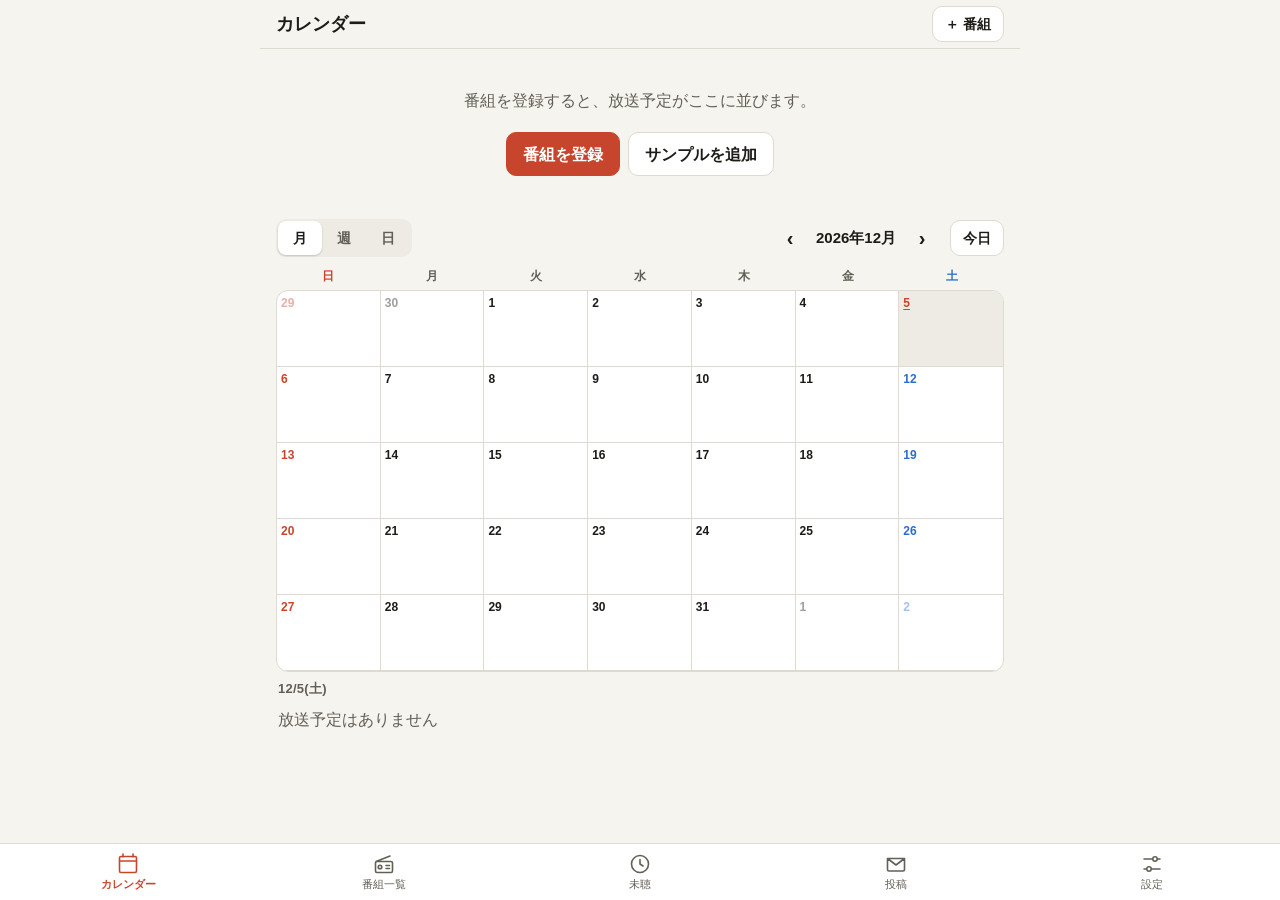
<file: index.html>
<!doctype html>
<html lang="ja">
<head>
  <meta charset="utf-8">
  <meta name="viewport" content="width=device-width, initial-scale=1, viewport-fit=cover">
  <meta http-equiv="Content-Security-Policy" content="default-src 'self'; connect-src 'self' https://script.google.com https://script.googleusercontent.com; img-src 'self' data: blob:; style-src 'self'; script-src 'self'; manifest-src 'self'; base-uri 'none'; form-action 'none'">
  <title>ラジオ番組カレンダー</title>
  <meta name="description" content="聴きたいラジオ番組の放送予定・投稿先・メモを一元管理する">
  <meta name="theme-color" content="#f6f4ef" media="(prefers-color-scheme: light)">
  <meta name="theme-color" content="#16150f" media="(prefers-color-scheme: dark)">
  <meta name="apple-mobile-web-app-capable" content="yes">
  <meta name="mobile-web-app-capable" content="yes">
  <meta name="apple-mobile-web-app-title" content="ラジオ番組">
  <meta name="apple-mobile-web-app-status-bar-style" content="default">
  <link rel="manifest" href="manifest.webmanifest">
  <link rel="icon" href="icons/icon-192.png">
  <link rel="apple-touch-icon" href="icons/apple-touch-icon.png">
  <link rel="stylesheet" href="css/app.css">
</head>
<body>
  <div id="view"></div>
  <nav id="tabs" class="tabs" aria-label="メイン"></nav>
  <div id="toast" class="toast" role="status" aria-live="polite"></div>
  <noscript>このアプリには JavaScript が必要です。</noscript>
  <script type="module" src="js/app.js"></script>
</body>
</html>
</file>
<file: css/app.css>
:root {
  color-scheme: light dark;
  --bg: #f6f4ef;
  --surface: #ffffff;
  --surface-2: #eeebe4;
  --ink: #1d1c18;
  --ink-2: #625f56;
  --line: #dedad0;
  --accent: #c8452d;
  --accent-ink: #ffffff;
  --danger: #b3261e;
  --deadline: #c77700;
  --catchup: #6d4bc4;
  --warn: #a35a00;
  --hour: 46px;
  --tabs-h: 56px;
}

@media (prefers-color-scheme: dark) {
  :root {
    --bg: #16150f;
    --surface: #211f18;
    --surface-2: #2d2b22;
    --ink: #f1eee5;
    --ink-2: #a9a598;
    --line: #38352b;
    --accent: #ef6b50;
    --accent-ink: #1b0d08;
    --danger: #ff8a80;
    --deadline: #f0a63c;
    --catchup: #a98cf0;
    --warn: #f0a63c;
  }
}

* { box-sizing: border-box; }

html {
  /* iOS の文字サイズ設定に追従する */
  font: -apple-system-body;
  font-family: -apple-system, BlinkMacSystemFont, "Hiragino Sans", "Yu Gothic UI", "Meiryo", sans-serif;
  -webkit-text-size-adjust: 100%;
}

body {
  margin: 0;
  background: var(--bg);
  color: var(--ink);
  line-height: 1.45;
  padding-bottom: calc(var(--tabs-h) + env(safe-area-inset-bottom) + 16px);
  -webkit-tap-highlight-color: transparent;
}

a { color: inherit; text-decoration: none; }
h1, h2, p { margin: 0; }
small { font-size: .8125rem; color: var(--ink-2); }
strong { font-weight: 600; }
.muted { color: var(--ink-2); }
.pad { padding: 4px 2px; }
.hidden { display: none; }
.spacer { flex: 1; }
.break { overflow-wrap: anywhere; }

:focus-visible { outline: 2px solid var(--accent); outline-offset: 2px; }
.bar-title:focus { outline: none; }

/* ヘッダー */
.page { max-width: 760px; margin: 0 auto; }

.bar {
  position: sticky;
  top: 0;
  z-index: 20;
  display: flex;
  align-items: center;
  gap: 8px;
  min-height: 48px;
  padding: calc(env(safe-area-inset-top) + 6px) 16px 6px;
  background: var(--bg);
  border-bottom: 1px solid var(--line);
}

.bar-back { font-size: 1.75rem; line-height: 1; padding: 0 10px 4px 0; min-width: 32px; }
.bar-title { flex: 1; min-width: 0; font-size: 1.125rem; font-weight: 700; white-space: nowrap; overflow: hidden; text-overflow: ellipsis; }
.bar-actions { display: flex; gap: 6px; }

.content { padding: 12px 16px; display: flex; flex-direction: column; gap: 14px; }

/* タブ */
.tabs {
  position: fixed;
  inset: auto 0 0;
  z-index: 30;
  display: grid;
  grid-template-columns: repeat(5, 1fr);
  padding-bottom: env(safe-area-inset-bottom);
  background: var(--surface);
  border-top: 1px solid var(--line);
}

.tab {
  display: flex;
  flex-direction: column;
  align-items: center;
  justify-content: center;
  gap: 1px;
  height: var(--tabs-h);
  font-size: .6875rem;
  color: var(--ink-2);
}

.tab svg { width: 24px; height: 24px; fill: none; stroke: currentColor; stroke-width: 1.6; stroke-linecap: round; stroke-linejoin: round; }
.tab.on { color: var(--accent); font-weight: 600; }

/* ボタン */
.btn {
  display: inline-flex;
  align-items: center;
  justify-content: center;
  min-height: 44px;
  padding: 8px 16px;
  border: 1px solid var(--line);
  border-radius: 10px;
  background: var(--surface);
  color: var(--ink);
  font: inherit;
  font-weight: 600;
  white-space: nowrap;
  cursor: pointer;
}

.btn:active { background: var(--surface-2); }
.btn:disabled { opacity: .55; }
.btn.small { min-height: 36px; padding: 5px 12px; font-size: .875rem; }
.btn.primary { background: var(--accent); border-color: var(--accent); color: var(--accent-ink); }
.btn.danger { color: var(--danger); border-color: currentColor; }
.btn.ghost { background: transparent; border-color: transparent; }
.btn.ghost.danger { border-color: transparent; }
.btn.icon { min-height: 40px; min-width: 40px; padding: 0; font-size: 1.25rem; }

.row-actions { display: flex; flex-wrap: wrap; gap: 8px; margin-top: 8px; }
.row-actions.center { justify-content: center; }

/* セクション・リスト */
.sec { display: flex; flex-direction: column; gap: 6px; }
.sec-title { font-size: .8125rem; font-weight: 700; color: var(--ink-2); letter-spacing: .02em; padding: 4px 2px 0; }

.list, .card {
  background: var(--surface);
  border: 1px solid var(--line);
  border-radius: 12px;
  overflow: hidden;
}

.row {
  display: flex;
  align-items: center;
  gap: 10px;
  min-height: 48px;
  padding: 9px 12px;
  width: 100%;
  text-align: left;
  color: inherit;
  font: inherit;
  background: none;
  border: 0;
  border-bottom: 1px solid var(--line);
}

.row:last-child, .card.row { border-bottom: 0; }
.row-main { flex: 1; min-width: 0; display: flex; flex-direction: column; overflow-wrap: anywhere; }
.row-main.plain { background: none; border: 0; padding: 0; font: inherit; color: inherit; text-align: left; cursor: pointer; }
.chev { color: var(--ink-2); font-size: 1.25rem; }
.memo-row { cursor: pointer; }
.memo-body { white-space: pre-wrap; display: -webkit-box; -webkit-line-clamp: 4; -webkit-box-orient: vertical; overflow: hidden; }

.empty { display: flex; flex-direction: column; gap: 12px; align-items: center; text-align: center; padding: 28px 16px; color: var(--ink-2); }
.notice { padding: 10px 12px; border-radius: 10px; background: var(--surface-2); font-size: .875rem; }
.group { display: flex; flex-direction: column; gap: 6px; margin-bottom: 8px; }
.group-title { display: flex; align-items: center; gap: 8px; font-weight: 600; padding: 4px 2px; }

.tag { flex: none; font-size: .6875rem; font-weight: 600; padding: 2px 7px; border-radius: 99px; background: var(--surface-2); color: var(--ink-2); }
.tag-cancelled { color: var(--danger); }
.tag-special { color: var(--accent); }
.tag-changed { color: var(--deadline); }
.is-cancelled { opacity: .55; }
.is-cancelled strong, .chip-ev.is-cancelled { text-decoration: line-through; }

.prog-icon {
  flex: none;
  display: inline-flex;
  align-items: center;
  justify-content: center;
  width: 40px;
  height: 40px;
  border-radius: 10px;
  font-weight: 700;
  object-fit: cover;
}

.prog-head {
  display: flex;
  align-items: center;
  gap: 12px;
  padding: 12px;
  background: var(--surface);
  border: 1px solid var(--line);
  border-left: 5px solid var(--c);
  border-radius: 12px;
}

.ev-bar { flex: none; align-self: stretch; width: 5px; min-height: 28px; border-radius: 3px; }

/* フィルタ・フォーム */
input, select, textarea {
  width: 100%;
  min-height: 44px;
  padding: 8px 10px;
  border: 1px solid var(--line);
  border-radius: 10px;
  background: var(--surface);
  color: var(--ink);
  font: inherit;
  font-size: max(1rem, 16px); /* iOS の自動ズームを防ぐ */
}

input[type="checkbox"], input[type="radio"] { width: auto; min-height: 0; }
textarea { resize: vertical; }

.filters { display: flex; flex-direction: column; gap: 8px; }
.filter-row { display: grid; grid-template-columns: repeat(3, 1fr); gap: 6px; }
.filter-row select { font-size: .875rem; padding: 6px; }

.form { display: flex; flex-direction: column; gap: 12px; }
.field { display: flex; flex-direction: column; gap: 4px; border: 0; padding: 0; margin: 0; min-width: 0; }
.field label, .field legend { font-size: .875rem; font-weight: 600; padding: 0; }
.field label { display: flex; flex-direction: column; gap: 4px; }
.field > label[for] { flex-direction: row; gap: 6px; align-items: center; }
.req { font-size: .6875rem; color: var(--accent); font-weight: 700; }
.help { font-size: .8125rem; color: var(--ink-2); }
.field-error { color: var(--danger); font-weight: 600; }
.field-error:empty { display: none; }
.two { display: grid; grid-template-columns: 1fr 1fr; gap: 10px; }

.check-row { display: grid; grid-template-columns: auto 1fr; align-items: center; gap: 4px 10px; min-height: 48px; padding: 8px 12px; cursor: pointer; }
.check-row input { width: 20px; height: 20px; accent-color: var(--accent); }
.check-row small { grid-column: 2; }
.list > .check-row + .check-row { border-top: 1px solid var(--line); }

.chips { display: flex; flex-wrap: wrap; gap: 6px; }
.chip { position: relative; cursor: pointer; }
.chip input { position: absolute; opacity: 0; inset: 0; width: 100%; height: 100%; margin: 0; cursor: pointer; }
.chip span { display: inline-flex; align-items: center; min-height: 38px; padding: 4px 12px; border: 1px solid var(--line); border-radius: 99px; background: var(--surface); font-size: .875rem; }
.chip.small span { min-width: 38px; justify-content: center; padding: 4px 8px; }
.chip input:checked + span { background: var(--accent); border-color: var(--accent); color: var(--accent-ink); font-weight: 600; }
.chip input:focus-visible + span { outline: 2px solid var(--accent); outline-offset: 2px; }

.swatches { display: flex; flex-wrap: wrap; gap: 8px; }
.swatch { position: relative; width: 38px; height: 38px; cursor: pointer; }
.swatch input { position: absolute; inset: 0; opacity: 0; width: 100%; height: 100%; margin: 0; cursor: pointer; }
.swatch span { display: block; width: 100%; height: 100%; border-radius: 50%; background: var(--c); }
.swatch input:checked + span { box-shadow: 0 0 0 2px var(--bg), 0 0 0 4px var(--ink); }
.swatch input:focus-visible + span { outline: 2px solid var(--accent); outline-offset: 5px; }

.icon-row { display: flex; align-items: center; gap: 10px; flex-wrap: wrap; }
.icon-row input { flex: 1; min-width: 160px; font-size: .875rem; }
.icon-preview { width: 48px; height: 48px; border-radius: 10px; background: var(--surface-2); display: flex; align-items: center; justify-content: center; overflow: hidden; font-size: .6875rem; }
.icon-preview img { width: 100%; height: 100%; object-fit: cover; }

.sched-list { display: flex; flex-direction: column; gap: 10px; }
.sched { display: flex; flex-direction: column; gap: 10px; margin: 0; padding: 10px; border: 1px solid var(--line); border-radius: 12px; background: var(--surface); }
.sched-head { display: flex; gap: 8px; align-items: center; }
.sched-head select { flex: 1; }

.save-bar {
  position: sticky;
  bottom: calc(var(--tabs-h) + env(safe-area-inset-bottom));
  display: flex;
  align-items: center;
  gap: 8px;
  padding: 10px 0;
  background: var(--bg);
  border-top: 1px solid var(--line);
}

/* セグメント */
.seg { display: inline-flex; padding: 2px; border-radius: 10px; background: var(--surface-2); }
.seg button { min-height: 34px; min-width: 44px; padding: 3px 12px; border: 0; border-radius: 8px; background: none; color: var(--ink-2); font: inherit; font-size: .875rem; font-weight: 600; cursor: pointer; }
.seg button.on { background: var(--surface); color: var(--ink); box-shadow: 0 1px 2px rgb(0 0 0 / .18); }
.seg.wide { display: flex; }
.seg.wide button { flex: 1; }

/* 今放送中・次の放送 */
.now-cards { display: flex; flex-direction: column; gap: 6px; }
.now-cards:empty { display: none; }
.now-card {
  display: flex;
  align-items: center;
  gap: 10px;
  padding: 9px 12px;
  background: var(--surface);
  border: 1px solid var(--line);
  border-left: 5px solid var(--c);
  border-radius: 12px;
}
.now-main { flex: 1; min-width: 0; display: grid; grid-template-columns: auto 1fr; gap: 0 8px; align-items: center; }
.now-main strong { overflow: hidden; white-space: nowrap; text-overflow: ellipsis; }
.now-main small { grid-column: 1 / -1; }
.onair-badge { display: inline-block; font-size: .6875rem; font-weight: 800; letter-spacing: .04em; padding: 1px 6px; border-radius: 4px; background: var(--accent); color: var(--accent-ink); }
.next-badge { font-size: .6875rem; font-weight: 700; color: var(--ink-2); }

/* カレンダー操作 */
#cal-box { display: flex; flex-direction: column; gap: 10px; }
.cal-ctl { display: flex; flex-wrap: wrap; align-items: center; justify-content: space-between; gap: 6px 10px; }
.cal-nav { display: flex; align-items: center; gap: 2px; }
.cal-nav .btn.icon { border-color: transparent; background: none; }
.cal-nav .btn.small { margin-left: 6px; }
.cal-title { min-width: 88px; text-align: center; font-weight: 700; font-size: .9375rem; }

/* 月表示 */
.m-head, .m-grid { display: grid; grid-template-columns: repeat(7, minmax(0, 1fr)); }
.m-head { font-size: .75rem; font-weight: 600; text-align: center; color: var(--ink-2); padding-bottom: 4px; }
.wd0 { --wd: #c8452d; }
.wd6 { --wd: #2d6fc8; }
.m-head .wd0, .m-head .wd6, .t-day.wd0 small, .t-day.wd6 small { color: var(--wd); }
.m-grid { background: var(--surface); border: 1px solid var(--line); border-radius: 12px; overflow: hidden; }
.m-cell {
  display: flex;
  flex-direction: column;
  gap: 2px;
  min-width: 0;
  min-height: 76px;
  padding: 3px 2px;
  background: none;
  color: inherit;
  font: inherit;
  text-align: left;
  border: 0;
  border-right: 1px solid var(--line);
  border-bottom: 1px solid var(--line);
  cursor: pointer;
  overflow: hidden;
}
.m-cell:nth-child(7n) { border-right: 0; }
.m-cell.other > * { opacity: .42; }
.m-cell.selected { background: var(--surface-2); }
.m-num { display: flex; align-items: center; gap: 2px; font-size: .75rem; font-weight: 600; padding: 0 2px; min-height: 20px; }
.m-cell.wd0 .m-num, .m-cell.wd6 .m-num { color: var(--wd); }
.m-cell.today .m-num { color: var(--accent); font-weight: 800; text-decoration: underline; text-underline-offset: 2px; }
.chip-ev { display: block; padding: 0 3px; border-radius: 3px; font-size: .625rem; line-height: 1.5; white-space: nowrap; overflow: hidden; }
.m-more { font-size: .625rem; color: var(--ink-2); padding-left: 3px; }

.agenda { display: flex; flex-direction: column; gap: 6px; margin-top: 4px; }

.mark { display: inline-block; flex: none; width: 8px; height: 8px; }
.mark-deadline { background: var(--deadline); clip-path: polygon(50% 0, 100% 100%, 0 100%); }
.mark-catchup { background: var(--catchup); border-radius: 50%; }
.mark-row .mark { width: 12px; height: 12px; }

/* タイムテーブル */
.timeline { display: flex; flex-direction: column; background: var(--surface); border: 1px solid var(--line); border-radius: 12px; }
.t-head { position: sticky; top: calc(env(safe-area-inset-top) + 60px); z-index: 10; display: grid; grid-template-columns: 38px repeat(7, minmax(0, 1fr)); background: var(--surface); border-bottom: 1px solid var(--line); border-radius: 12px 12px 0 0; }
.t-day { display: flex; flex-direction: column; align-items: center; min-height: 44px; padding: 3px 0; background: none; border: 0; border-left: 1px solid var(--line); color: inherit; font: inherit; font-weight: 600; cursor: pointer; }
.t-day small { font-size: .6875rem; }
.t-day.today span:not(.t-marks) { color: var(--accent); font-weight: 800; }
.t-marks { display: flex; gap: 2px; height: 8px; }
.day-marks { border-width: 0 0 1px; border-radius: 12px 12px 0 0; }
.t-body { display: grid; grid-template-columns: 38px repeat(var(--n, 7), minmax(0, 1fr)); }
.n1 .t-body { --n: 1; }
.t-gutter { display: flex; flex-direction: column; }
.t-hour { height: var(--hour); padding: 0 4px; text-align: right; font-size: .625rem; color: var(--ink-2); line-height: 1.6; }
.t-col { position: relative; border-left: 1px solid var(--line); height: calc(var(--hour) * 24); }
.t-col.today { background: color-mix(in srgb, var(--accent) 6%, transparent); }
.t-line { display: block; height: var(--hour); border-bottom: 1px solid var(--line); opacity: .6; }
.t-ev { position: absolute; display: flex; flex-direction: column; padding: 2px 3px; border-radius: 4px; border: 1px solid var(--surface); overflow: hidden; font-size: .6875rem; line-height: 1.25; overflow-wrap: anywhere; }
.n1 .t-ev { font-size: .875rem; padding: 4px 8px; }
.n1 .t-ev small { color: inherit; opacity: .9; }
.now-line { position: absolute; left: 0; right: 0; z-index: 5; height: 0; border-top: 2px solid var(--accent); pointer-events: none; }

/* 放送回詳細 */
.ep-time { display: flex; flex-direction: column; font-size: 1.125rem; }
.ep-tags { display: flex; flex-wrap: wrap; gap: 6px; }

/* シート */
.sheet {
  width: min(560px, 100%);
  max-width: 100%;
  max-height: 88dvh;
  margin: auto auto 0;
  padding: 16px 16px calc(env(safe-area-inset-bottom) + 16px);
  border: 0;
  border-radius: 16px 16px 0 0;
  background: var(--bg);
  color: var(--ink);
  overflow-y: auto;
}
@media (min-width: 620px) { .sheet { margin: auto; border-radius: 16px; } }
.sheet::backdrop { background: rgb(0 0 0 / .45); }
.sheet-title { font-size: 1.0625rem; font-weight: 700; margin-bottom: 8px; }
.sheet-msg { font-weight: 600; margin-bottom: 8px; }
.sheet-actions { display: flex; gap: 8px; justify-content: flex-end; align-items: center; margin-top: 12px; flex-wrap: wrap; }
.choice-list { display: flex; flex-direction: column; gap: 8px; }

.toast {
  position: fixed;
  left: 50%;
  bottom: calc(var(--tabs-h) + env(safe-area-inset-bottom) + 14px);
  z-index: 60;
  max-width: calc(100% - 32px);
  padding: 9px 16px;
  border-radius: 10px;
  background: var(--ink);
  color: var(--bg);
  font-size: .875rem;
  font-weight: 600;
  opacity: 0;
  pointer-events: none;
  transform: translate(-50%, 8px);
  transition: opacity .18s, transform .18s;
}
.toast.show { opacity: 1; transform: translate(-50%, 0); }
.toast.error { background: var(--danger); color: #fff; }

@media (prefers-reduced-motion: reduce) { .toast { transition: none; } }

/* 第2版で追加した部品 */
.warn { color: var(--warn); font-weight: 600; }
.notice.warn { display: block; color: var(--warn); font-weight: 600; border: 1px solid currentColor; background: transparent; }
.chip-btn { min-height: 34px; padding: 3px 12px; border: 1px solid var(--line); border-radius: 99px; background: var(--surface); color: var(--ink); font: inherit; font-size: .875rem; cursor: pointer; }
.prog-icon .gicon { width: 24px; height: 24px; }
.gicon { fill: none; stroke: currentColor; stroke-width: 1.6; stroke-linecap: round; stroke-linejoin: round; }
.icon-pick { display: flex; flex-wrap: wrap; gap: 8px; }
.icon-opt { position: relative; cursor: pointer; }
.icon-opt input { position: absolute; inset: 0; opacity: 0; margin: 0; cursor: pointer; }
.icon-opt span { display: flex; align-items: center; justify-content: center; width: 44px; height: 44px; border: 1px solid var(--line); border-radius: 10px; background: var(--surface); font-weight: 700; }
.icon-opt .gicon { width: 24px; height: 24px; }
.icon-opt input:checked + span { border-color: var(--accent); box-shadow: 0 0 0 2px var(--accent); }
.icon-opt input:focus-visible + span { outline: 2px solid var(--accent); outline-offset: 3px; }
.stats { display: grid; grid-template-columns: repeat(2, 1fr); gap: 8px; }
.stat { display: flex; flex-direction: column; align-items: center; padding: 14px 8px; background: var(--surface); border: 1px solid var(--line); border-radius: 12px; }
.stat strong { font-size: 1.75rem; line-height: 1.2; }
.help-box { margin-top: 8px; padding: 8px 12px; border: 1px solid var(--line); border-radius: 10px; font-size: .875rem; }
.help-box summary { cursor: pointer; font-weight: 600; min-height: 32px; display: flex; align-items: center; }
.help-box ol, .steps { margin: 6px 0 0; padding-left: 1.4em; display: flex; flex-direction: column; gap: 6px; }
.steps { background: var(--surface); border: 1px solid var(--line); border-radius: 12px; padding: 12px 12px 12px 2em; }
.sheet.center { text-align: center; }
.sheet.center .sheet-actions { justify-content: center; }
.qr { display: block; margin: 12px auto; width: min(260px, 80vw); max-width: 100%; height: auto; image-rendering: pixelated; border-radius: 8px; }
.qr-video { display: block; width: 100%; max-height: 50dvh; margin: 8px 0; border-radius: 12px; background: #000; object-fit: cover; }
.card.tf { display: flex; flex-direction: column; gap: 4px; padding: 10px 12px; }
input.narrow { width: auto; min-width: 120px; }
.toast.has-action { display: flex; align-items: center; gap: 12px; pointer-events: auto; }
.toast-action { min-height: 36px; padding: 4px 12px; border: 1px solid currentColor; border-radius: 8px; background: transparent; color: inherit; font: inherit; font-weight: 700; cursor: pointer; white-space: nowrap; }
.toast:not(.show) { pointer-events: none; }
.tab span { white-space: nowrap; }
</file>
